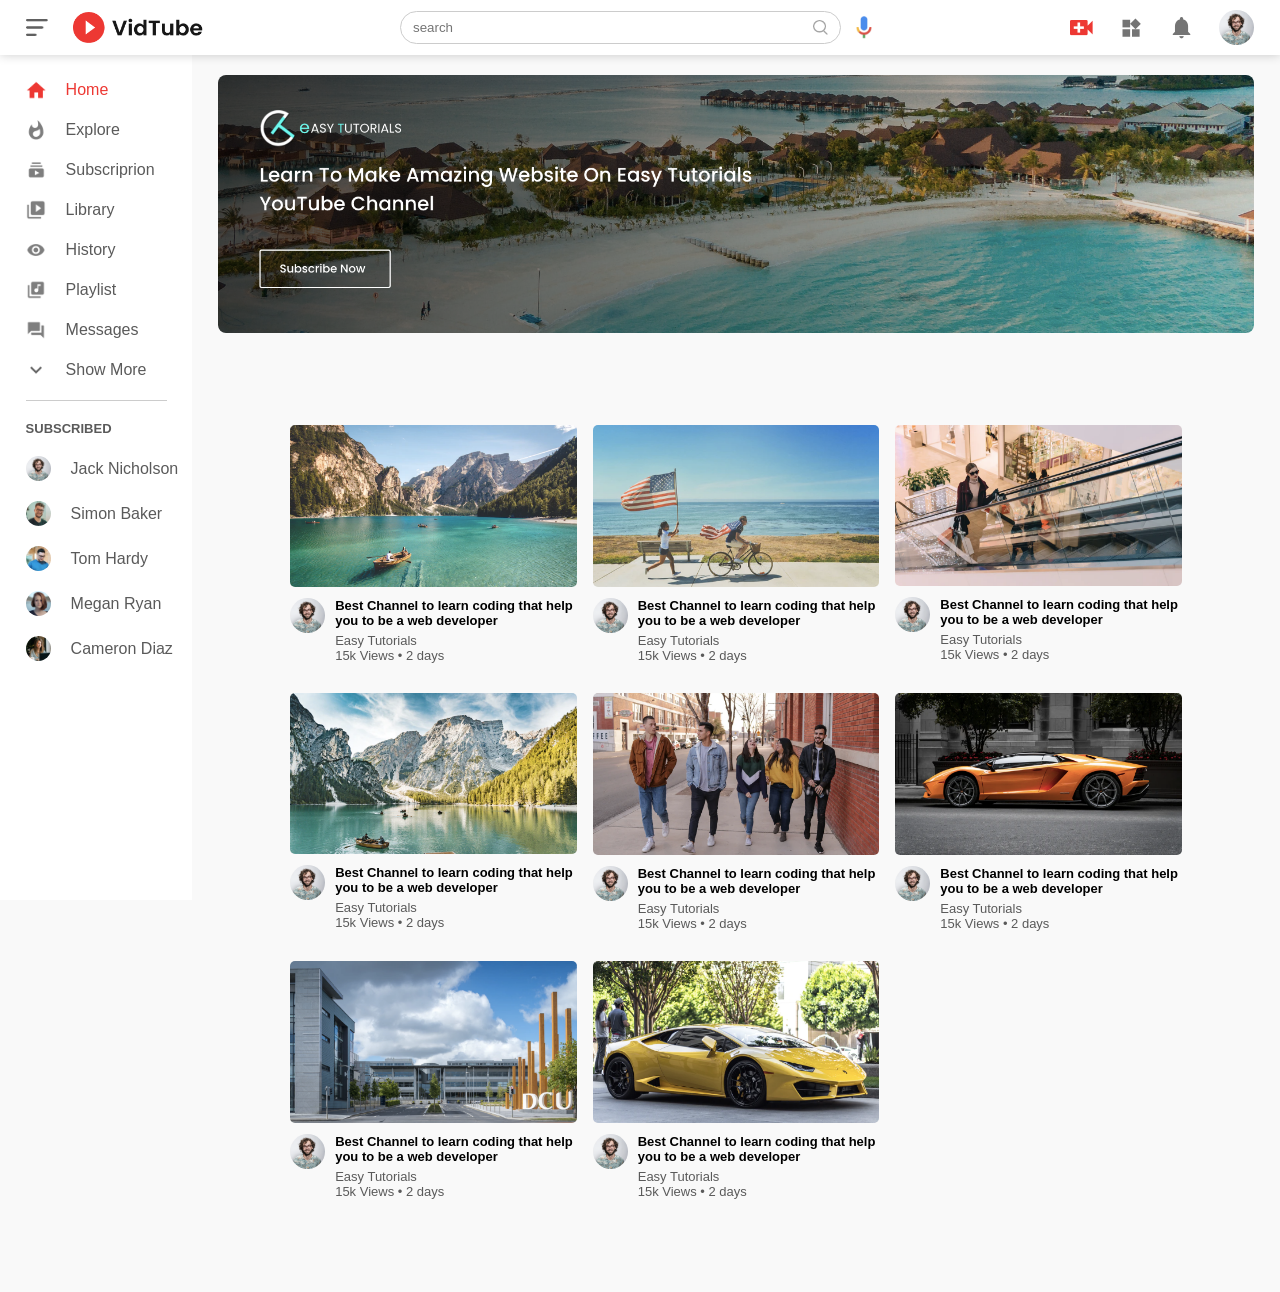
<file: index.html>
<!DOCTYPE html>
<html lang="en">

<head>
    <meta charset="UTF-8">
    <meta name="viewport" content="width=device-width, initial-scale=1.0">
    <title>Video Sharing Website = Easy Tutorials YouTube Channel</title>
    <link rel="stylesheet" href="style.css">
</head>

<body>


    <nav class="flex-div">
        <div class="nav-left flex-div">
            <img src="images/menu.png" class="menu-icon">
            <img src="images/logo.png" class="logo">
        </div>

        <div class="nav-middle flex-div">
            <div class="search-box flex-div">
                <input type="text" placeholder="search">
                <img src="images/search.png">
            </div>
            <img src="images/voice-search.png" class="mic-iocn">
        </div>
        <div class="nav-right flex-div">
            <img src="images/upload.png">
            <img src="images/more.png">
            <img src="images/notification.png">
            <img src="images/Jack.png" class="user-icon">
        </div>

    </nav>
    <!------------- <sidebar------------->
    <div class="sidebar">
        <div class="shortcut-links">
            <a href=""><img src="images/home.png">
                <p>Home</p>
            </a>
            <a href=""><img src="images/explore.png">
                <p>Explore</p>
            </a>
            <a href=""><img src="images/subscriprion.png">
                <p>Subscriprion</p>
            </a>
            <a href=""><img src="images/library.png">
                <p>Library</p>
            </a>
            <a href=""><img src="images/history.png">
                <p>History</p>
            </a>
            <a href=""><img src="images/playlist.png">
                <p>Playlist</p>
            </a>
            <a href=""><img src="images/messages.png">
                <p>Messages</p>
            </a>
            <a href=""><img src="images/show-more.png">
                <p>Show More</p>
            </a>
            <hr>
        </div>
        <div class="subscribed-list">
            <h3>SUBSCRIBED</h3>
            <a href=""><img src="images/Jack.png">
                <p>Jack Nicholson</p>
            </a>
            <a href=""><img src="images/simon.png">
                <p>Simon Baker</p>
            </a>
            <a href=""><img src="images/tom.png">
                <p>Tom Hardy</p>
            </a>
            <a href=""><img src="images/megan.png">
                <p>Megan Ryan</p>
            </a>
            <a href=""><img src="images/cameron.png">
                <p>Cameron Diaz</p>
            </a>
        </div>
    </div>

    <!------------main------------>

    <div class="container">
        <div class="banner">
            <img src="images/banner.png">
        </div>
        <div class="list-container">
            <div class="vid-list">
                <a href="play-video.html"><img src="images/thumbnail1.png" class="thumbnail"></a>
                <div class="flex-div">
                    <img src="images/Jack.png">
                    <div class="vid-info">
                        <a href="play-video.html">Best Channel to learn coding that help
                            you to be a web developer</a>
                        <p>Easy Tutorials</p>
                        <p>15k Views &bull; 2 days</p>
                    </div>
                </div>
            </div>
            <div class="vid-list">
                <a href="play-video.html"><img src="images/thumbnail2.png" class="thumbnail"></a>
                <div class="flex-div">
                    <img src="images/Jack.png">
                    <div class="vid-info">
                        <a href="play-video.html">Best Channel to learn coding that help
                            you to be a web developer</a>
                        <p>Easy Tutorials</p>
                        <p>15k Views &bull; 2 days</p>
                    </div>
                </div>
            </div>
            <div class="vid-list">
                <a href="play-video.html"><img src="images/thumbnail3.png" class="thumbnail"></a>
                <div class="flex-div">
                    <img src="images/Jack.png">
                    <div class="vid-info">
                        <a href="play-video.html">Best Channel to learn coding that help
                            you to be a web developer</a>
                        <p>Easy Tutorials</p>
                        <p>15k Views &bull; 2 days</p>
                    </div>
                </div>
            </div>
            <div class="vid-list">
                <a href="play-video.html"><img src="images/thumbnail4.png" class="thumbnail"></a>
                <div class="flex-div">
                    <img src="images/Jack.png">
                    <div class="vid-info">
                        <a href="play-video.html">Best Channel to learn coding that help
                            you to be a web developer</a>
                        <p>Easy Tutorials</p>
                        <p>15k Views &bull; 2 days</p>
                    </div>
                </div>
            </div>
            <div class="vid-list">
                <a href="play-video.html"><img src="images/thumbnail5.png" class="thumbnail"></a>
                <div class="flex-div">
                    <img src="images/Jack.png">
                    <div class="vid-info">
                        <a href="play-video.html">Best Channel to learn coding that help
                            you to be a web developer</a>
                        <p>Easy Tutorials</p>
                        <p>15k Views &bull; 2 days</p>
                    </div>
                </div>
            </div>
            <div class="vid-list">
                <a href="play-video.html"><img src="images/thumbnail6.png" class="thumbnail"></a>
                <div class="flex-div">
                    <img src="images/Jack.png">
                    <div class="vid-info">
                        <a href="play-video.html">Best Channel to learn coding that help
                            you to be a web developer</a>
                        <p>Easy Tutorials</p>
                        <p>15k Views &bull; 2 days</p>
                    </div>
                </div>
            </div>
            <div class="vid-list">
                <a href="play-video.html"><img src="images/thumbnail7.png" class="thumbnail"></a>
                <div class="flex-div">
                    <img src="images/Jack.png">
                    <div class="vid-info">
                        <a href="play-video.html">Best Channel to learn coding that help
                            you to be a web developer</a>
                        <p>Easy Tutorials</p>
                        <p>15k Views &bull; 2 days</p>
                    </div>
                </div>
            </div>
            <div class="vid-list">
                <a href="play-video.html"><img src="images/thumbnail8.png" class="thumbnail"></a>
                <div class="flex-div">
                    <img src="images/Jack.png">
                    <div class="vid-info">
                        <a href="play-video.html">Best Channel to learn coding that help
                            you to be a web developer</a>
                        <p>Easy Tutorials</p>
                        <p>15k Views &bull; 2 days</p>
                    </div>
                </div>
            </div>















        </div>


    </div>

    <script src="script.js"></script>
</body>

</html>
</file>
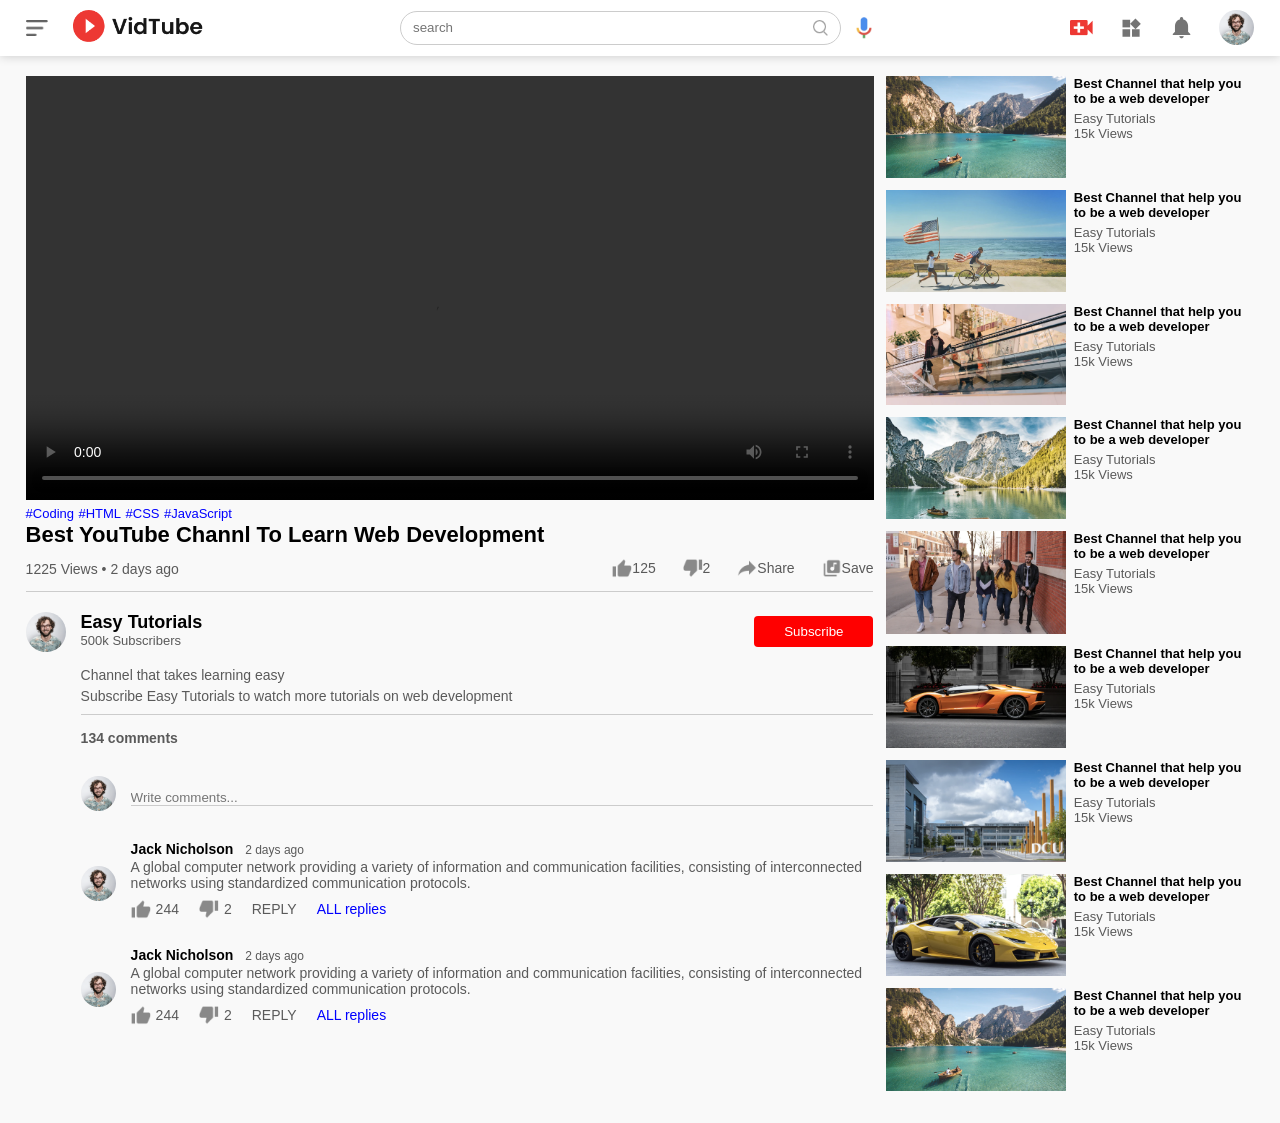
<file: play-video.html>
<!DOCTYPE html>
<html lang="en">

<head>
    <meta charset="UTF-8">
    <meta name="viewport" content="width=device-width, initial-scale=1.0">
    <title>Play Video - Easy Tutorials YouTube Channel</title>
    <link rel="stylesheet" href="style.css">
</head>

<body>
    <nav class="flex-div">
        <div class="nav-left flex-div">
            <img src="images/menu.png" class="menu-icon">
            <!-- <img src="images/logo.png" class="logo"> -->
            <a href="index.html">
                <img src="images/logo.png" class="logo">
            </a>
        </div>
        <div class="nav-middle flex-div">
            <div class="search-box flex-div">
                <input type="text" placeholder="search">
                <img src="images/search.png">
            </div>
            <img src="images/voice-search.png" class="mic-iocn">
        </div>
        <div class="nav-right flex-div">
            <img src="images/upload.png">
            <img src="images/more.png">
            <img src="images/notification.png">
            <img src="images/Jack.png" class="user-icon">
        </div>
    </nav>

    <div class="container play-container">
        <div class="row">
            <div class="play-video">
                <video controls autoplay>
                    <source src="images/video.mp4" type="video/mp4">
                </video>
                <div class="tags">
                    <a href="">#Coding</a> <a href="">#HTML</a> <a href="">#CSS</a> <a href="">#JavaScript</a>
                </div>
                <h3>Best YouTube Channl To Learn Web Development</h3>
                <div class="play-video-info">
                    <p>1225 Views &bull; 2 days ago</p>
                    <div>
                        <a href=""><img src="images/like.png">125</a>
                        <a href=""><img src="images/dislike.png">2</a>
                        <a href=""><img src="images/share.png">Share</a>
                        <a href=""><img src="images/save.png">Save</a>
                    </div>
                </div>
                <hr>
                <div class="publisher">
                    <img src="images/Jack.png">
                    <div>
                        <p>Easy Tutorials</p>
                        <span>500k Subscribers</span>
                    </div>
                    <button type="button">Subscribe</button>
                </div>
                <div class="vid-description">
                    <p>Channel that takes learning easy</p>
                    <p>Subscribe Easy Tutorials to watch more tutorials on web development
                    </p>
                    <hr>
                    <h4>134 comments</h4>

                    <div class="add-comment">
                        <img src="images/Jack.png">
                        <input type="text" placeholder="Write comments...">
                    </div>
                    <div class="old-comment">
                        <img src="images/Jack.png">
                        <div>
                            <h3>Jack Nicholson <span>2 days ago</span></h3>
                            <p>A global computer network providing a variety of information and communication
                                facilities,
                                consisting of interconnected networks using standardized communication protocols.</p>
                            <div class="acomment-action">
                                <img src="images/like.png">
                                <span>244</span>
                                <img src="images/dislike.png">
                                <span>2</span>
                                <span>REPLY</span>
                                <a href="">ALL replies</a>
                            </div>
                        </div>
                    </div>
                    <div class="old-comment">
                        <img src="images/Jack.png">
                        <div>
                            <h3>Jack Nicholson <span>2 days ago</span></h3>
                            <p>A global computer network providing a variety of information and communication
                                facilities,
                                consisting of interconnected networks using standardized communication protocols.</p>
                            <div class="acomment-action">
                                <img src="images/like.png">
                                <span>244</span>
                                <img src="images/dislike.png">
                                <span>2</span>
                                <span>REPLY</span>
                                <a href="">ALL replies</a>
                            </div>
                        </div>
                    </div>



                </div>

            </div>

            <div class="right-sidebar">

                <div class="side-video-list">
                    <a href="" class="small-thumbnail"><img src="images/thumbnail1.png"></a>
                    <div class="vid-info">
                        <a href="">Best Channel that help you to be a web developer</a>
                        <p> Easy Tutorials</p>
                        <p>15k Views</p>
                    </div>
                </div>
                <div class="side-video-list">
                    <a href="" class="small-thumbnail"><img src="images/thumbnail2.png"></a>
                    <div class="vid-info">
                        <a href="">Best Channel that help you to be a web developer</a>
                        <p> Easy Tutorials</p>
                        <p>15k Views</p>
                    </div>
                </div>
                <div class="side-video-list">
                    <a href="" class="small-thumbnail"><img src="images/thumbnail3.png"></a>
                    <div class="vid-info">
                        <a href="">Best Channel that help you to be a web developer</a>
                        <p> Easy Tutorials</p>
                        <p>15k Views</p>
                    </div>
                </div>
                <div class="side-video-list">
                    <a href="" class="small-thumbnail"><img src="images/thumbnail4.png"></a>
                    <div class="vid-info">
                        <a href="">Best Channel that help you to be a web developer</a>
                        <p> Easy Tutorials</p>
                        <p>15k Views</p>
                    </div>
                </div>
                <div class="side-video-list">
                    <a href="" class="small-thumbnail"><img src="images/thumbnail5.png"></a>
                    <div class="vid-info">
                        <a href="">Best Channel that help you to be a web developer</a>
                        <p> Easy Tutorials</p>
                        <p>15k Views</p>
                    </div>
                </div>
                <div class="side-video-list">
                    <a href="" class="small-thumbnail"><img src="images/thumbnail6.png"></a>
                    <div class="vid-info">
                        <a href="">Best Channel that help you to be a web developer</a>
                        <p> Easy Tutorials</p>
                        <p>15k Views</p>
                    </div>
                </div>
                <div class="side-video-list">
                    <a href="" class="small-thumbnail"><img src="images/thumbnail7.png"></a>
                    <div class="vid-info">
                        <a href="">Best Channel that help you to be a web developer</a>
                        <p> Easy Tutorials</p>
                        <p>15k Views</p>
                    </div>
                </div>
                <div class="side-video-list">
                    <a href="" class="small-thumbnail"><img src="images/thumbnail8.png"></a>
                    <div class="vid-info">
                        <a href="">Best Channel that help you to be a web developer</a>
                        <p> Easy Tutorials</p>
                        <p>15k Views</p>
                    </div>
                </div>
                <div class="side-video-list">
                    <a href="" class="small-thumbnail"><img src="images/thumbnail1.png"></a>
                    <div class="vid-info">
                        <a href="">Best Channel that help you to be a web developer</a>
                        <p> Easy Tutorials</p>
                        <p>15k Views</p>
                    </div>
                </div>



            </div>
        </div>
    </div>



</body>

</html>
</file>
<file: style.css>
*{
    margin: 0;
    padding: 0;
    font-family: 'poppins', sans-serif;
    box-sizing: border-box;
}
a{
    text-decoration: none;
    color: #5a5a5a;
}
img{
    cursor: pointer;
}
.flex-div{
    display: flex;
    align-items: center;

}
nav{
    padding: 10px 2%;
    justify-content: space-between;
    box-shadow: 0 0 10px rgba(0, 0, 0, 0.2);
    background: #fff;
    position: sticky;
    top: 0;
    z-index: 10;
}
.nav-right img{
    width: 25px;
    margin-right: 25px;
}
.nav-right .user-icon{
    width: 35px;
    border-radius: 50%;
    margin-right: 0;
}
.nav-left .menu-icon{
    width: 22px;
    margin-right: 25px;
}
.nav-left .logo{
    width: 130px;
}
.nav-middle .mic-iocn{
    width: 16px;
}
.nav-middle .search-box{
    border: 1px solid #ccc;
    margin-right: 15px;
    padding: 8px 12px;
    border-radius: 25px;
}
.nav-middle .search-box input{
    width: 400px;
    border: 0;
    outline: 0;
    background: transparent;
}
.nav-middle .search-box img{
    width: 15px;
}
/* ------------sidebar----------- */

.sidebar{
    background: #fff;
    width: 15%;
    height: 100vh;
    position: fixed;
    top: 0;
    padding-left: 2%;
    padding-top: 80px;

}
.shortcut-links a img{
    width: 20px;
    margin-right: 20px;
}
.shortcut-links a{
    display: flex;
    align-items: center;
    margin-bottom: 20px;
    width: fit-content;
    flex-wrap: wrap;
}
.shortcut-links a:first-child{
    color: #ed3833;
}
.sidebar hr{
    border: 0;
    height: 1px;
    background: #ccc;
    width: 85%;
}
.subscribed-list h3{
    font-size: 13px;
    margin: 20px 0;
    color: #5a5a5a;
}
.subscribed-list a{
    display: flex;
    align-items: center;
    margin-bottom: 20px;
    width: fit-content;
    flex-wrap: wrap;
}
.subscribed-list a img{
    width: 25px;
    border-radius: 50%;
    margin-right: 20px;
}
.small-sidebar{
    width: 5%;
}
.small-sidebar a p{
    display: none;
}
.small-sidebar h3{
    display: none;
}
.small-sidebar hr{
    width: 50px;
    margin-bottom: 25px;
}
/* ------------ main ------------ */

.container{
    background: #f9f9f9;
    padding-left: 17%;
    padding-right: 2%;
    padding-top: 20px;
    padding-bottom: 20px;
}
.list-container{
    padding: 7%;

}
.banner{
    width: 100%;
}
.banner img{
    width: 100%;
    border-radius: 8px;

}
.list-container{
    display: grid;
    grid-template-columns: repeat(auto-fit, minmax(250px, 1fr));
    grid-column-gap: 16px;
    grid-row-gap: 30px;
    margin-top: 15px;
}
.vid-list .thumbnail{
    width: 100%;
    border-radius: 5px;
}
.vid-list .flex-div{
    align-items: flex-start;
    margin-top: 7px;
}
.vid-list .flex-div img{
    width: 35px;
    margin-right: 10px;
    border-radius: 50%;
}
.vid-info{
    color: #5a5a5a;
    font-size: 13px;
}
.vid-info a{
    color: #000;
    font-weight: 600;
    display: block;
    margin-bottom: 5px;
}


@media (max-width: 900px){
    .menu-icon{
        display: none;
    }
    .sidebar{
        display: none;
    }
    .container, .list-container{
        padding-left: 5%;
        padding-right: 5%;
    }
    .nav-right img{
        display: none;
    }
    .nav-right .user-icon{
        display: block;
        width: 30px;
    }
    .nav-middle .search-box input{
        width: 100px;
    }
    .nav-middle .mic-iocn{
        display: none;
    }
    .logo{
        width: 90px;
    }
}
/*------------ play video page ------------ */
.play-container{
    padding-left: 2%;
}
.row{
    display: flex;
    justify-content: space-between;
    flex-wrap: wrap;
}
.play-video{
    flex-basis: 69%;
}
.right-sidebar{
    flex-basis: 30%;
}
.play-video video{
    width: 100%;
}

.side-video-list{
    display: flex;
    justify-content: space-between;
    margin-bottom: 8px;
}
.side-video-list img{
    width: 100%;
}
.side-video-list .small-thumbnail{
    flex-basis: 49%;
}
.side-video-list .vid-info{
    flex-basis: 49%;
}
.play-video .tags a{
    color: #0000ff;
    font-size: 13px;
}
.play-video h3{
    font-weight: 600;
    font-size: 22px;
}
.play-video .play-video-info{
    display: flex;
    align-items: center;
    justify-content: space-between;
    flex-wrap: wrap;
    margin-top: 10px;
    font-size: 14px;
    color: #5a5a5a;
} 
.play-video .play-video-info a img{
    width: 20px;
    margin-left: 8px;
}
.play-video .play-video-info a{
    display: inline-flex;
    align-items: center;
    margin-left: 15px;
}
.play-video hr{
    border: 0;
    height: 1px;
    background: #ccc;
    margin: 10px 0;
}
.publisher{
    display: flex;
    align-items: center;
    margin-top: 20px;
}
.publisher div{
    flex: 1;
    line-height: 18px;
}
.publisher img{
    width: 40px;
    border-radius: 50%;
    margin-right: 15px;
}
.publisher div p{
    color: #000;
    font-weight: 600;
    font-size: 18px;
}.publisher div span{
    font-size: 13px;
    color: #5a5a5a;
}
.publisher button{
    background: red;
    color: #fff;
    padding: 8px 30px;
    border: 0;
    outline: 0;
    border-radius: 4px;
    cursor: pointer;
}
.vid-description{
    padding-left: 55px;
    margin: 15px 0;
}
.vid-description p{
    font-size: 14px;
    margin-bottom: 5px;
    color: #5a5a5a;
}
.vid-description h4{
    font-size: 14px;
    color: #5a5a5a;
    margin-top: 15px;
}
.add-comment{
    display: flex;
    align-items: center;
    margin: 30px 0;
}
.add-comment img{
    width: 35px;
    border-radius: 50%;
    margin-right: 15px;
}
.add-comment input{
    border: 0;
    outline: 0;
    border-bottom: 1px solid #ccc;
    width: 100%;
    padding-top: 10px;
    background: transparent;
}
.old-comment{
    display: flex;
    align-items: center;
    margin: 20px 0;
}
.old-comment img{
    width: 35px;
    border-radius: 50%;
    margin-right: 15px;
}
.old-comment h3{
    font-size: 14px;
    margin-bottom: 2px;
}
.old-comment h3 span{
    font-size: 12px;
    color: #5a5a5a;
    font-weight: 500;
    margin-left: 8px;
}
.old-comment .acomment-action{
    display: flex;
    align-items: center;
    margin: 8px 0;
    font-size: 14px;
}
.old-comment .acomment-action img{
    border-radius: 0;
    width: 20px;
    margin-right: 5px;
}
.old-comment .acomment-action span{
    margin-right: 20px;
    color: #5a5a5a;
}
.old-comment .acomment-action a{
    color: #0000ff;
}

@media (max-width:900px){
    .play-video{
        flex-basis: 100%;
    }
    .right-sidebar{
        flex-basis: 100%;
    }
    .play-container{
        padding-left: 5%;
    }
    .vid-description{
        padding-left: 0;
    }
    .play-video .play-video-info a{
        margin-left: 0;
        margin-right: 15px;
        margin-top: 15px;
    }
}

.large-container{
    padding-left: 7%;
}
</file>
